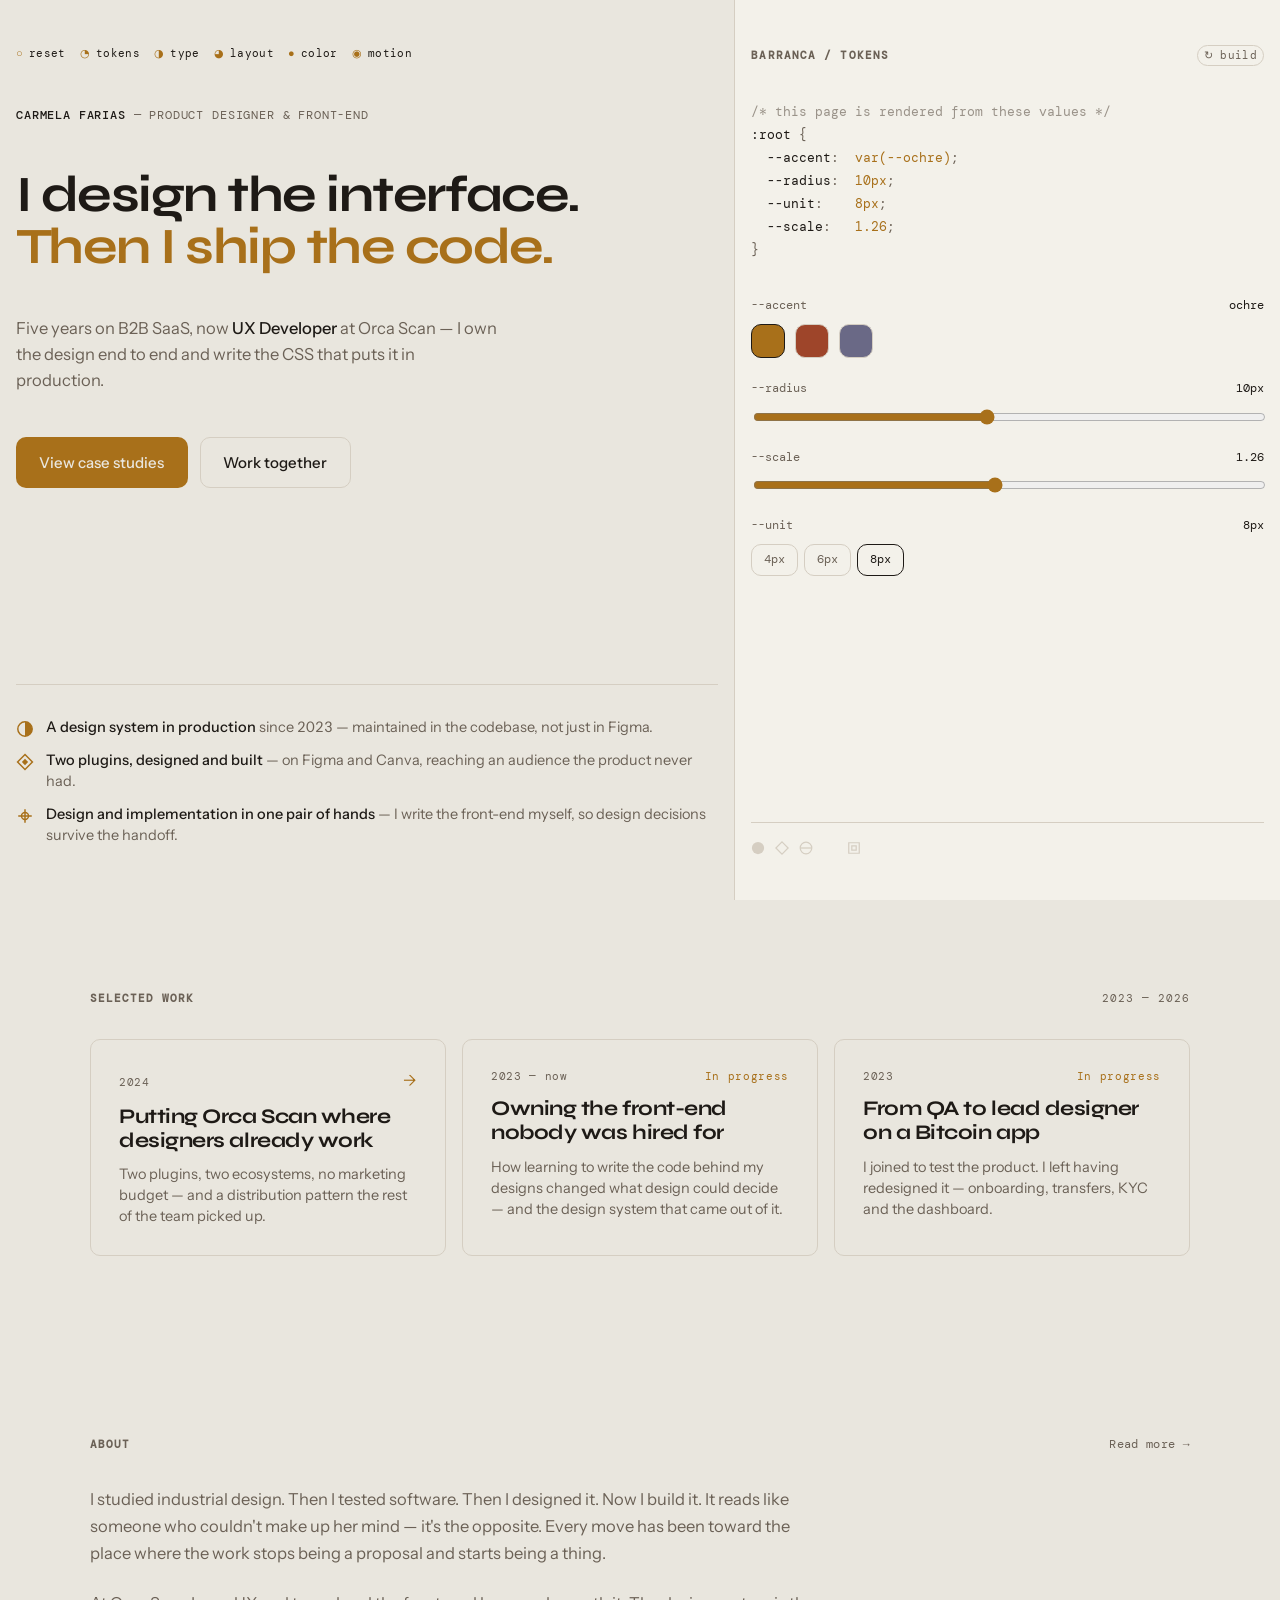
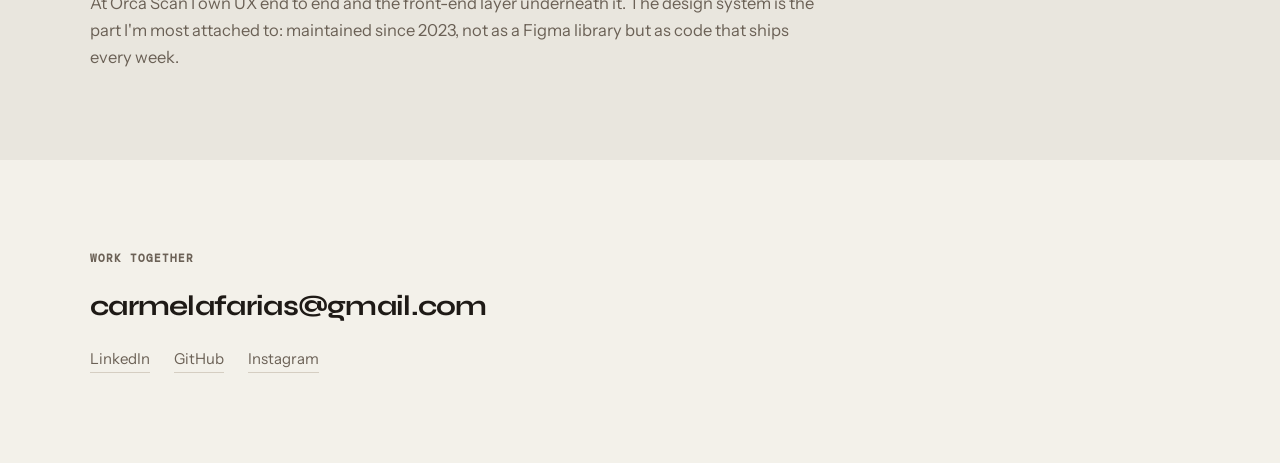
<file: index.html>
<!doctype html>
<html lang="en">
<head>
<meta charset="utf-8">
<meta name="viewport" content="width=device-width, initial-scale=1, viewport-fit=cover">
<title>Carmela Farias — Product Designer &amp; front-end</title>
<meta name="description" content="Product Designer and front-end developer. I own the design end to end and write the CSS that puts it in production.">

<link rel="preconnect" href="https://fonts.googleapis.com">
<link rel="preconnect" href="https://fonts.gstatic.com" crossorigin>
<link rel="stylesheet" href="https://fonts.googleapis.com/css2?family=Syne:wght@600;700;800&family=Instrument+Sans:ital,wght@0,400;0,500;0,600;1,400&family=DM+Mono:wght@400;500&display=swap">

<!-- cascade order, declared once -->
<style>@layer reset, tokens, type, layout, color, motion;</style>

<!-- one stylesheet per layer, in order. js/system.js toggles these. -->
<link rel="stylesheet" href="css/reset.css"  data-layer="reset">
<link rel="stylesheet" href="css/tokens.css" data-layer="tokens">
<link rel="stylesheet" href="css/type.css"   data-layer="type">
<link rel="stylesheet" href="css/layout.css" data-layer="layout">
<link rel="stylesheet" href="css/color.css"  data-layer="color">
<link rel="stylesheet" href="css/motion.css" data-layer="motion">
</head>

<body>
<main>

<div class="split">

  <!-- ===================== the rendered page ===================== -->
  <section class="stage">

    <p class="layers" aria-hidden="true">
      <span class="layer"><span class="moon">○</span>reset</span>
      <span class="layer"><span class="moon">◔</span>tokens</span>
      <span class="layer"><span class="moon">◑</span>type</span>
      <span class="layer"><span class="moon">◕</span>layout</span>
      <span class="layer"><span class="moon">●</span>color</span>
      <span class="layer"><span class="moon">◉</span>motion</span>
    </p>

    <p class="sig"><b>Carmela Farias</b> — Product Designer &amp; front-end</p>

    <h1>I design the interface.<span class="ship">Then I ship the code.</span></h1>

    <p class="lede">
      Five years on B2B SaaS, now <strong>UX Developer</strong> at Orca Scan —
      I own the design end to end and write the CSS that puts it in production.
    </p>

    <div class="ctas">
      <a class="btn btn-solid" href="#work">View case studies</a>
      <a class="btn btn-ghost" href="#contact">Work together</a>
    </div>

    <div class="marks">
      <div class="mark">
        <svg viewBox="0 0 16 16" fill="none" stroke="currentColor" stroke-width="1.3" aria-hidden="true">
          <circle cx="8" cy="8" r="6.4"/>
          <path d="M8 1.6a6.4 6.4 0 0 1 0 12.8z" fill="currentColor" stroke="none"/>
        </svg>
        <p><b>A design system in production</b> since 2023 — maintained in the codebase, not just in Figma.</p>
      </div>
      <div class="mark">
        <svg viewBox="0 0 16 16" fill="none" stroke="currentColor" stroke-width="1.3" aria-hidden="true">
          <path d="M8 1.4 14.6 8 8 14.6 1.4 8z"/>
          <path d="M8 5.2 10.8 8 8 10.8 5.2 8z" fill="currentColor" stroke="none"/>
        </svg>
        <p><b>Two plugins, designed and built</b> — on Figma and Canva, reaching an audience the product never had.</p>
      </div>
      <div class="mark">
        <svg viewBox="0 0 16 16" fill="none" stroke="currentColor" stroke-width="1.3" aria-hidden="true">
          <path d="M2 8h12M8 2v12"/><circle cx="8" cy="8" r="3.1"/>
        </svg>
        <p><b>Design and implementation in one pair of hands</b> — I write the front-end myself, so design decisions survive the handoff.</p>
      </div>
    </div>
  </section>

  <!-- ===================== the token source ===================== -->
  <aside class="tokens">

    <div class="tk-head">
      <h2 class="tk-title">barranca / tokens</h2>
      <button class="replay" id="replay" type="button">↻ build</button>
    </div>

    <pre class="code"><span class="c">/* this page is rendered from these values */</span>
<span class="k">:root</span> {
  <span class="k">--accent</span>:  <span class="v" id="o-accent">var(--ochre)</span>;
  <span class="k">--radius</span>:  <span class="v" id="o-radius">10px</span>;
  <span class="k">--unit</span>:    <span class="v" id="o-unit">8px</span>;
  <span class="k">--scale</span>:   <span class="v" id="o-scale">1.26</span>;
}</pre>

    <div class="ctl">
      <div class="ctl-l"><span>--accent</span><output id="n-accent">ochre</output></div>
      <div class="swatches" role="group" aria-label="Accent colour">
        <button class="sw sw-ochre" type="button" data-accent="ochre" aria-pressed="true"  title="Ochre"></button>
        <button class="sw sw-clay"  type="button" data-accent="clay"  aria-pressed="false" title="Clay"></button>
        <button class="sw sw-lunar" type="button" data-accent="lunar" aria-pressed="false" title="Lunar"></button>
      </div>
    </div>

    <div class="ctl">
      <div class="ctl-l"><label for="r-radius">--radius</label><output id="n-radius">10px</output></div>
      <input type="range" id="r-radius" min="0" max="22" step="1" value="10">
    </div>

    <div class="ctl">
      <div class="ctl-l"><label for="r-scale">--scale</label><output id="n-scale">1.26</output></div>
      <input type="range" id="r-scale" min="1.10" max="1.44" step="0.02" value="1.26">
    </div>

    <div class="ctl">
      <div class="ctl-l"><span>--unit</span><output id="n-unit">8px</output></div>
      <div class="seg" role="group" aria-label="Spacing unit">
        <button type="button" data-unit="4" aria-pressed="false">4px</button>
        <button type="button" data-unit="6" aria-pressed="false">6px</button>
        <button type="button" data-unit="8" aria-pressed="true">8px</button>
      </div>
    </div>

    <p class="stamp-row" aria-hidden="true">
      <svg viewBox="0 0 16 16" fill="currentColor"><circle cx="8" cy="8" r="7"/></svg>
      <svg viewBox="0 0 16 16" fill="none" stroke="currentColor" stroke-width="1.4"><path d="M8 1 15 8l-7 7-7-7z"/></svg>
      <svg viewBox="0 0 16 16" fill="none" stroke="currentColor" stroke-width="1.4"><circle cx="8" cy="8" r="6.6"/><path d="M1.4 8h13.2"/></svg>
      <svg viewBox="0 0 16 16" fill="currentColor"><path d="M8 1a7 7 0 0 1 0 14 5 5 0 0 0 0-14z"/></svg>
      <svg viewBox="0 0 16 16" fill="none" stroke="currentColor" stroke-width="1.4"><path d="M2 2h12v12H2z"/><path d="M5.5 5.5h5v5h-5z"/></svg>
    </p>
  </aside>

</div>

<!-- ===================== work ===================== -->
<section class="band" id="work">
  <div class="wrap">
    <div class="sec-head">
      <h2 class="sec-h">Selected work</h2>
      <p class="sec-h">2023 — 2026</p>
    </div>

    <div class="cards">

      <a class="card" href="work/plugins.html">
        <div class="card-top">
          <span class="card-year">2024</span>
          <span class="card-go" aria-hidden="true">→</span>
        </div>
        <h3 class="card-title">Putting Orca Scan where designers already work</h3>
        <p class="card-dek">Two plugins, two ecosystems, no marketing budget — and a distribution
          pattern the rest of the team picked up.</p>
      </a>

      <div class="card">
        <div class="card-top">
          <span class="card-year">2023 — now</span>
          <span class="card-soon">In progress</span>
        </div>
        <h3 class="card-title">Owning the front-end nobody was hired for</h3>
        <p class="card-dek">How learning to write the code behind my designs changed what design
          could decide — and the design system that came out of it.</p>
      </div>

      <div class="card">
        <div class="card-top">
          <span class="card-year">2023</span>
          <span class="card-soon">In progress</span>
        </div>
        <h3 class="card-title">From QA to lead designer on a Bitcoin app</h3>
        <p class="card-dek">I joined to test the product. I left having redesigned it — onboarding,
          transfers, KYC and the dashboard.</p>
      </div>

    </div>
  </div>
</section>

<!-- ===================== about ===================== -->
<section class="band" id="about">
  <div class="wrap">
    <div class="sec-head">
      <h2 class="sec-h">About</h2>
      <a class="back" href="about.html">Read more →</a>
    </div>
    <div class="prose">
      <p>I studied industrial design. Then I tested software. Then I designed it. Now I build it.
        It reads like someone who couldn't make up her mind — it's the opposite. Every move has
        been toward the place where the work stops being a proposal and starts being a thing.</p>
      <p>At Orca Scan I own UX end to end and the front-end layer underneath it. The design system
        is the part I'm most attached to: maintained since 2023, not as a Figma library but as
        code that ships every week.</p>
    </div>
  </div>
</section>

<!-- ===================== contact ===================== -->
<section class="band band-surface" id="contact">
  <div class="wrap contact-inner">
    <h2 class="sec-h">Work together</h2>
    <a class="contact-mail" href="mailto:carmelafarias@gmail.com">carmelafarias@gmail.com</a>
    <p class="contact-links">
      <a href="https://www.linkedin.com/in/carmela-farias/" target="_blank" rel="noopener">LinkedIn</a>
      <a href="https://github.com/carmela-farias" target="_blank" rel="noopener">GitHub</a>
      <a href="https://www.instagram.com/carmelafarias" target="_blank" rel="noopener">Instagram</a>
    </p>
  </div>
</section>

</main>

<script src="js/system.js"></script>
</body>
</html>
</file>
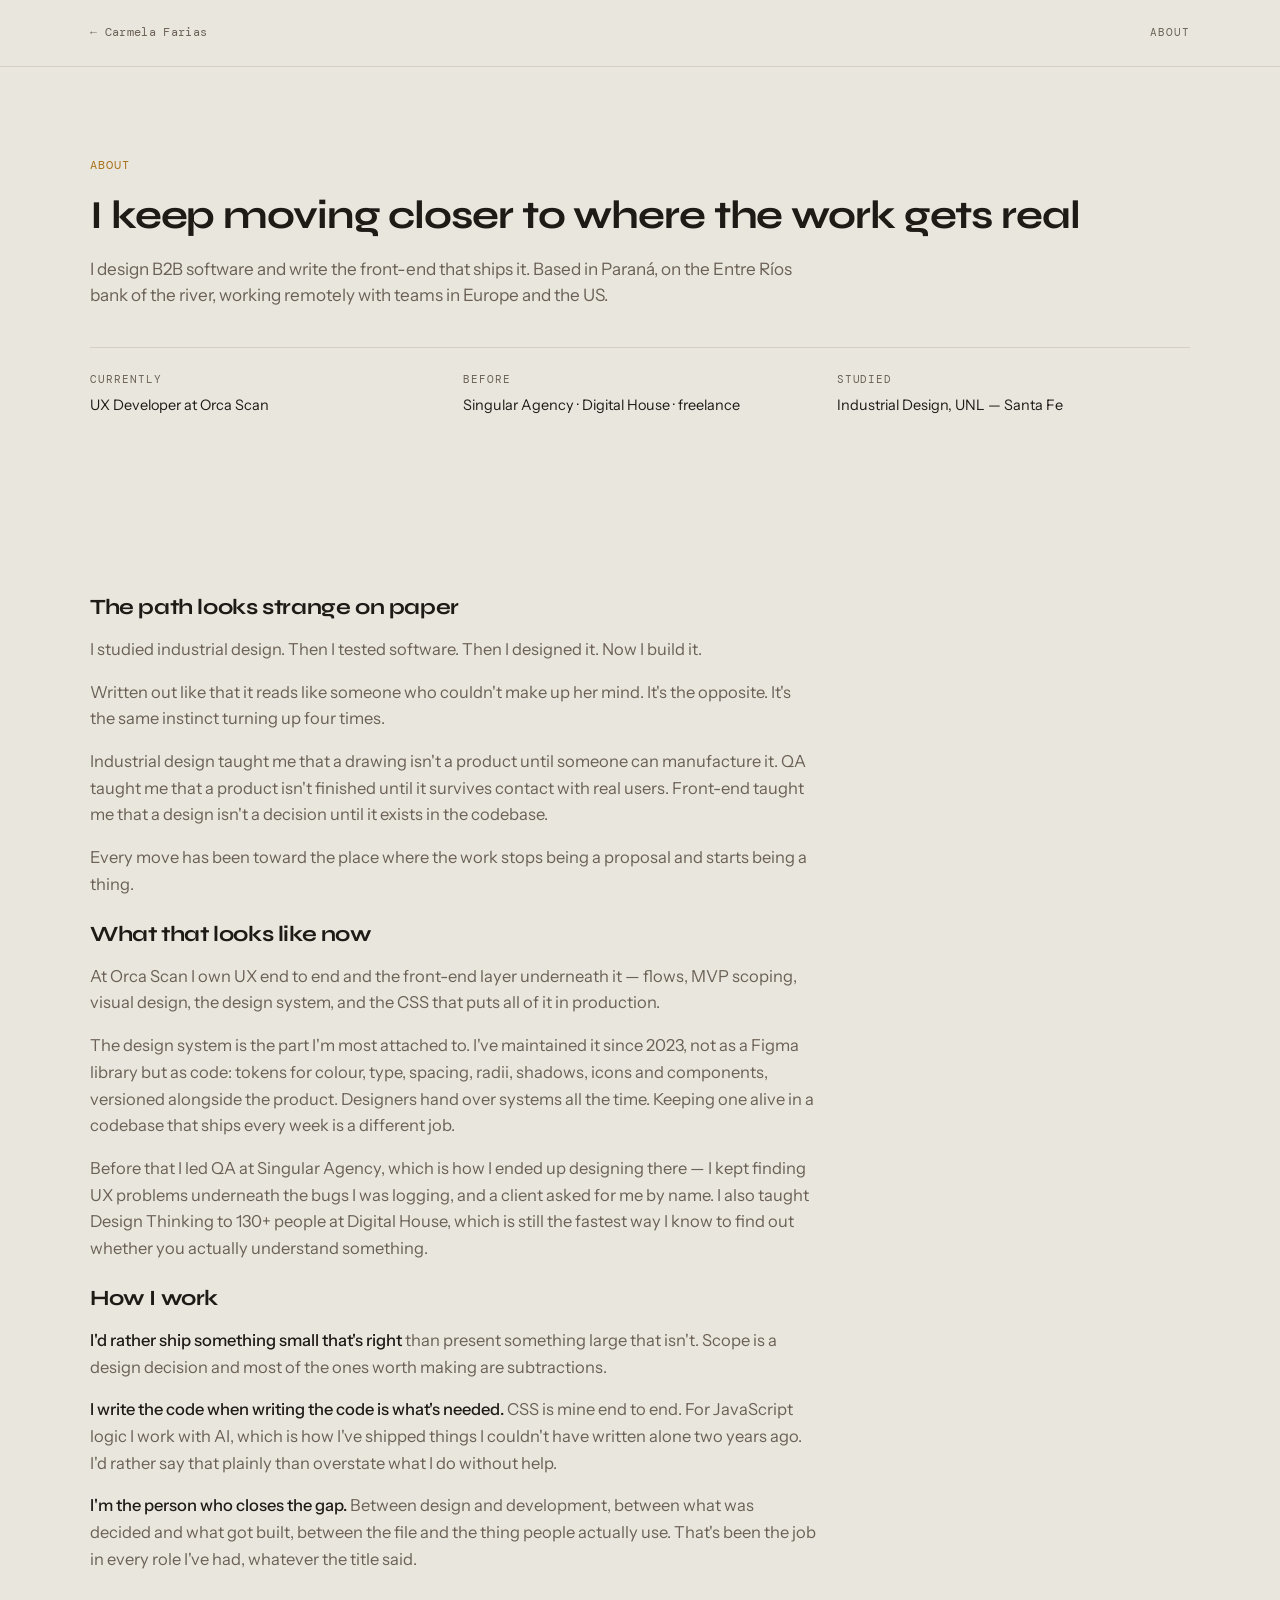
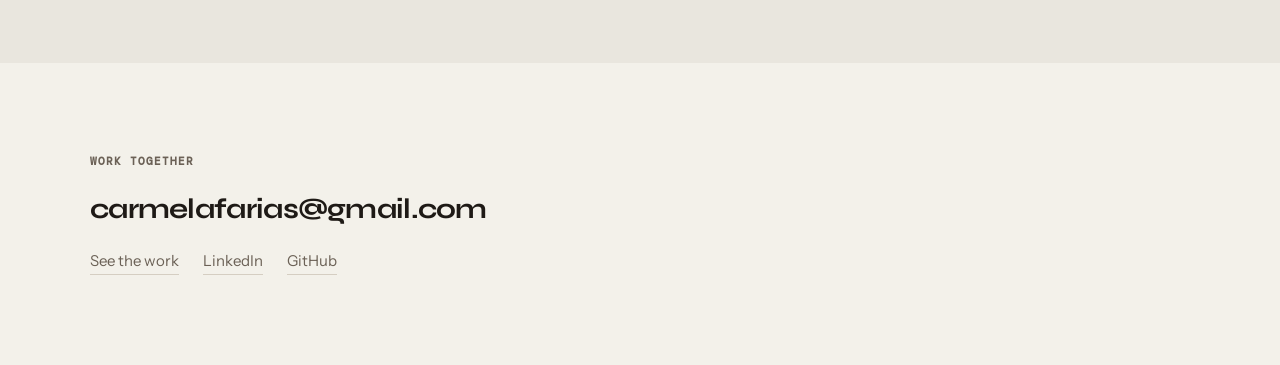
<file: about.html>
<!doctype html>
<html lang="en">
<head>
<meta charset="utf-8">
<meta name="viewport" content="width=device-width, initial-scale=1, viewport-fit=cover">
<title>About — Carmela Farias</title>
<meta name="description" content="Industrial design, then QA, then UX, now front-end. The same instinct showing up four times: moving closer to where the work gets real.">

<link rel="preconnect" href="https://fonts.googleapis.com">
<link rel="preconnect" href="https://fonts.gstatic.com" crossorigin>
<link rel="stylesheet" href="https://fonts.googleapis.com/css2?family=Syne:wght@600;700;800&family=Instrument+Sans:ital,wght@0,400;0,500;0,600;1,400&family=DM+Mono:wght@400;500&display=swap">

<style>@layer reset, tokens, type, layout, color, motion;</style>

<link rel="stylesheet" href="css/reset.css"  data-layer="reset">
<link rel="stylesheet" href="css/tokens.css" data-layer="tokens">
<link rel="stylesheet" href="css/type.css"   data-layer="type">
<link rel="stylesheet" href="css/layout.css" data-layer="layout">
<link rel="stylesheet" href="css/color.css"  data-layer="color">
<link rel="stylesheet" href="css/motion.css" data-layer="motion">
</head>

<body>

<nav class="topbar">
  <div class="wrap">
    <a class="back" href="index.html">← Carmela Farias</a>
    <span class="sec-h">About</span>
  </div>
</nav>

<main>

  <header class="band">
    <div class="wrap">
      <div class="case-head">
        <p class="eyebrow">About</p>
        <h1 class="case-title">I keep moving closer to where the work gets real</h1>
        <p class="dek measure">I design B2B software and write the front-end that ships it. Based in
          Paraná, on the Entre Ríos bank of the river, working remotely with teams in Europe and
          the US.</p>
      </div>

      <dl class="meta">
        <div>
          <dt>Currently</dt>
          <dd>UX Developer at Orca Scan</dd>
        </div>
        <div>
          <dt>Before</dt>
          <dd>Singular Agency · Digital House · freelance</dd>
        </div>
        <div>
          <dt>Studied</dt>
          <dd>Industrial Design, UNL — Santa Fe</dd>
        </div>
      </dl>
    </div>
  </header>

  <div class="band">
    <div class="wrap">
      <div class="prose">

        <section>
          <h2>The path looks strange on paper</h2>
          <p>I studied industrial design. Then I tested software. Then I designed it. Now I build
            it.</p>
          <p>Written out like that it reads like someone who couldn't make up her mind. It's the
            opposite. It's the same instinct turning up four times.</p>
          <p>Industrial design taught me that a drawing isn't a product until someone can
            manufacture it. QA taught me that a product isn't finished until it survives contact
            with real users. Front-end taught me that a design isn't a decision until it exists in
            the codebase.</p>
          <p>Every move has been toward the place where the work stops being a proposal and starts
            being a thing.</p>
        </section>

        <section>
          <h2>What that looks like now</h2>
          <p>At Orca Scan I own UX end to end and the front-end layer underneath it — flows, MVP
            scoping, visual design, the design system, and the CSS that puts all of it in
            production.</p>
          <p>The design system is the part I'm most attached to. I've maintained it since 2023, not
            as a Figma library but as code: tokens for colour, type, spacing, radii, shadows, icons
            and components, versioned alongside the product. Designers hand over systems all the
            time. Keeping one alive in a codebase that ships every week is a different job.</p>
          <p>Before that I led QA at Singular Agency, which is how I ended up designing there — I
            kept finding UX problems underneath the bugs I was logging, and a client asked for me by
            name. I also taught Design Thinking to 130+ people at Digital House, which is still the
            fastest way I know to find out whether you actually understand something.</p>
        </section>

        <section>
          <h2>How I work</h2>
          <p><strong>I'd rather ship something small that's right</strong> than present something
            large that isn't. Scope is a design decision and most of the ones worth making are
            subtractions.</p>
          <p><strong>I write the code when writing the code is what's needed.</strong> CSS is mine
            end to end. For JavaScript logic I work with AI, which is how I've shipped things I
            couldn't have written alone two years ago. I'd rather say that plainly than overstate
            what I do without help.</p>
          <p><strong>I'm the person who closes the gap.</strong> Between design and development,
            between what was decided and what got built, between the file and the thing people
            actually use. That's been the job in every role I've had, whatever the title said.</p>
        </section>

      </div>
    </div>
  </div>

  <div class="band band-surface">
    <div class="wrap contact-inner">
      <h2 class="sec-h">Work together</h2>
      <a class="contact-mail" href="mailto:carmelafarias@gmail.com">carmelafarias@gmail.com</a>
      <p class="contact-links">
        <a href="index.html#work">See the work</a>
        <a href="https://www.linkedin.com/in/carmela-farias/" target="_blank" rel="noopener">LinkedIn</a>
        <a href="https://github.com/carmela-farias" target="_blank" rel="noopener">GitHub</a>
      </p>
    </div>
  </div>

</main>

</body>
</html>
</file>
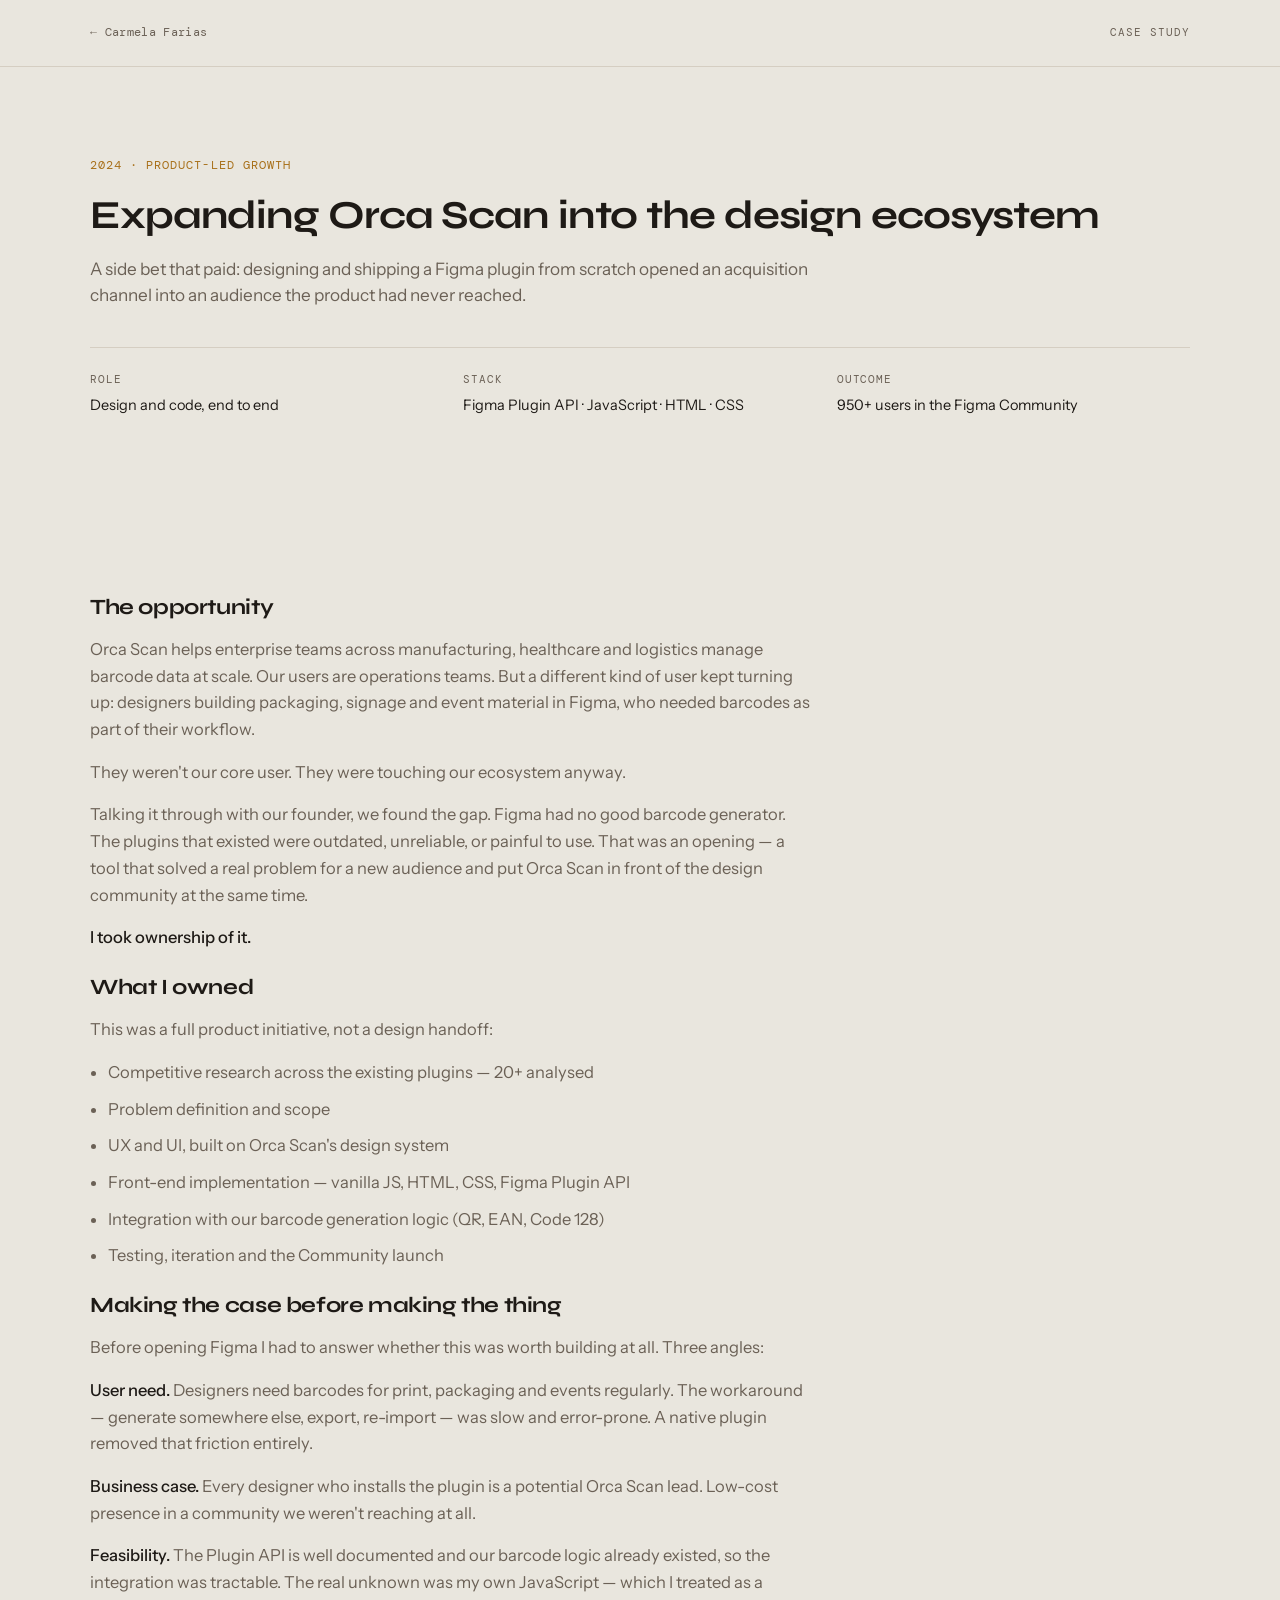
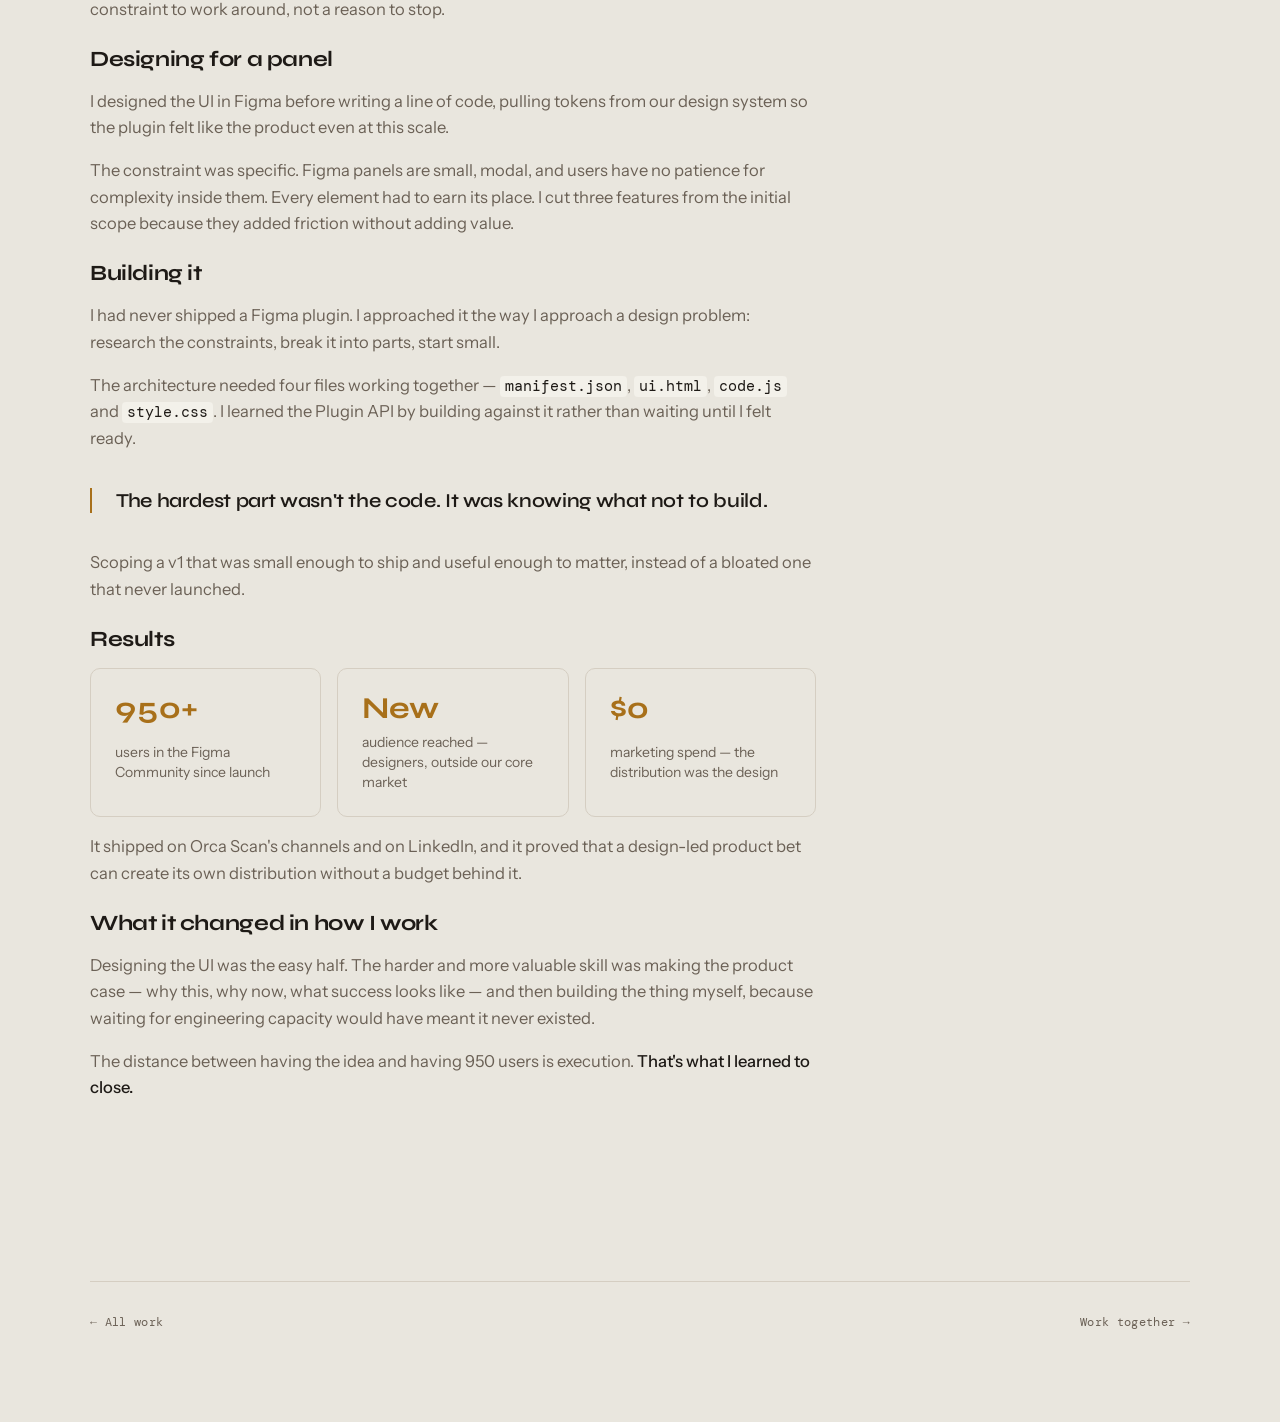
<file: work/figma-plugin.html>
<!doctype html>
<html lang="en">
<head>
<meta charset="utf-8">
<meta name="viewport" content="width=device-width, initial-scale=1, viewport-fit=cover">
<title>Expanding Orca Scan into the design ecosystem — Carmela Farias</title>
<meta name="description" content="A product-led growth initiative: designing and shipping a Figma plugin from scratch, to 950+ users in the Figma Community.">

<link rel="preconnect" href="https://fonts.googleapis.com">
<link rel="preconnect" href="https://fonts.gstatic.com" crossorigin>
<link rel="stylesheet" href="https://fonts.googleapis.com/css2?family=Syne:wght@600;700;800&family=Instrument+Sans:ital,wght@0,400;0,500;0,600;1,400&family=DM+Mono:wght@400;500&display=swap">

<style>@layer reset, tokens, type, layout, color, motion;</style>

<link rel="stylesheet" href="../css/reset.css"  data-layer="reset">
<link rel="stylesheet" href="../css/tokens.css" data-layer="tokens">
<link rel="stylesheet" href="../css/type.css"   data-layer="type">
<link rel="stylesheet" href="../css/layout.css" data-layer="layout">
<link rel="stylesheet" href="../css/color.css"  data-layer="color">
<link rel="stylesheet" href="../css/motion.css" data-layer="motion">
</head>

<body>

<nav class="topbar">
  <div class="wrap">
    <a class="back" href="../index.html">← Carmela Farias</a>
    <span class="sec-h">Case study</span>
  </div>
</nav>

<main>

  <header class="band">
    <div class="wrap">
      <div class="case-head">
        <p class="eyebrow">2024 · Product-led growth</p>
        <h1 class="case-title">Expanding Orca Scan into the design ecosystem</h1>
        <p class="dek measure">A side bet that paid: designing and shipping a Figma plugin from
          scratch opened an acquisition channel into an audience the product had never reached.</p>
      </div>

      <dl class="meta">
        <div>
          <dt>Role</dt>
          <dd>Design and code, end to end</dd>
        </div>
        <div>
          <dt>Stack</dt>
          <dd>Figma Plugin API · JavaScript · HTML · CSS</dd>
        </div>
        <div>
          <dt>Outcome</dt>
          <dd>950+ users in the Figma Community</dd>
        </div>
      </dl>
    </div>
  </header>

  <div class="band">
    <div class="wrap">
      <div class="prose">

        <section>
          <h2>The opportunity</h2>
          <p>Orca Scan helps enterprise teams across manufacturing, healthcare and logistics manage
            barcode data at scale. Our users are operations teams. But a different kind of user kept
            turning up: designers building packaging, signage and event material in Figma, who needed
            barcodes as part of their workflow.</p>
          <p>They weren't our core user. They were touching our ecosystem anyway.</p>
          <p>Talking it through with our founder, we found the gap. Figma had no good barcode
            generator. The plugins that existed were outdated, unreliable, or painful to use. That was
            an opening — a tool that solved a real problem for a new audience and put Orca Scan in
            front of the design community at the same time.</p>
          <p><strong>I took ownership of it.</strong></p>
        </section>

        <section>
          <h2>What I owned</h2>
          <p>This was a full product initiative, not a design handoff:</p>
          <ul>
            <li>Competitive research across the existing plugins — 20+ analysed</li>
            <li>Problem definition and scope</li>
            <li>UX and UI, built on Orca Scan's design system</li>
            <li>Front-end implementation — vanilla JS, HTML, CSS, Figma Plugin API</li>
            <li>Integration with our barcode generation logic (QR, EAN, Code 128)</li>
            <li>Testing, iteration and the Community launch</li>
          </ul>
        </section>

        <section>
          <h2>Making the case before making the thing</h2>
          <p>Before opening Figma I had to answer whether this was worth building at all. Three angles:</p>
          <p><strong>User need.</strong> Designers need barcodes for print, packaging and events
            regularly. The workaround — generate somewhere else, export, re-import — was slow and
            error-prone. A native plugin removed that friction entirely.</p>
          <p><strong>Business case.</strong> Every designer who installs the plugin is a potential
            Orca Scan lead. Low-cost presence in a community we weren't reaching at all.</p>
          <p><strong>Feasibility.</strong> The Plugin API is well documented and our barcode logic
            already existed, so the integration was tractable. The real unknown was my own JavaScript
            — which I treated as a constraint to work around, not a reason to stop.</p>
        </section>

        <section>
          <h2>Designing for a panel</h2>
          <p>I designed the UI in Figma before writing a line of code, pulling tokens from our design
            system so the plugin felt like the product even at this scale.</p>
          <p>The constraint was specific. Figma panels are small, modal, and users have no patience
            for complexity inside them. Every element had to earn its place. I cut three features from
            the initial scope because they added friction without adding value.</p>
        </section>

        <section>
          <h2>Building it</h2>
          <p>I had never shipped a Figma plugin. I approached it the way I approach a design problem:
            research the constraints, break it into parts, start small.</p>
          <p>The architecture needed four files working together — <code>manifest.json</code>,
            <code>ui.html</code>, <code>code.js</code> and <code>style.css</code>. I learned the
            Plugin API by building against it rather than waiting until I felt ready.</p>
        </section>

        <blockquote class="pull">The hardest part wasn't the code. It was knowing what not to build.</blockquote>

        <section>
          <p>Scoping a v1 that was small enough to ship and useful enough to matter, instead of a
            bloated one that never launched.</p>
        </section>

        <section>
          <h2>Results</h2>
          <div class="results">
            <div class="result">
              <span class="result-n">950+</span>
              <span class="result-t">users in the Figma Community since launch</span>
            </div>
            <div class="result">
              <span class="result-n">New</span>
              <span class="result-t">audience reached — designers, outside our core market</span>
            </div>
            <div class="result">
              <span class="result-n">$0</span>
              <span class="result-t">marketing spend — the distribution was the design</span>
            </div>
          </div>
          <p>It shipped on Orca Scan's channels and on LinkedIn, and it proved that a design-led
            product bet can create its own distribution without a budget behind it.</p>
        </section>

        <section>
          <h2>What it changed in how I work</h2>
          <p>Designing the UI was the easy half. The harder and more valuable skill was making the
            product case — why this, why now, what success looks like — and then building the thing
            myself, because waiting for engineering capacity would have meant it never existed.</p>
          <p>The distance between having the idea and having 950 users is execution. <strong>That's
            what I learned to close.</strong></p>
        </section>

      </div>
    </div>
  </div>

  <div class="band">
    <div class="wrap">
      <div class="case-foot">
        <a class="back" href="../index.html#work">← All work</a>
        <a class="back" href="../index.html#contact">Work together →</a>
      </div>
    </div>
  </div>

</main>

</body>
</html>
</file>
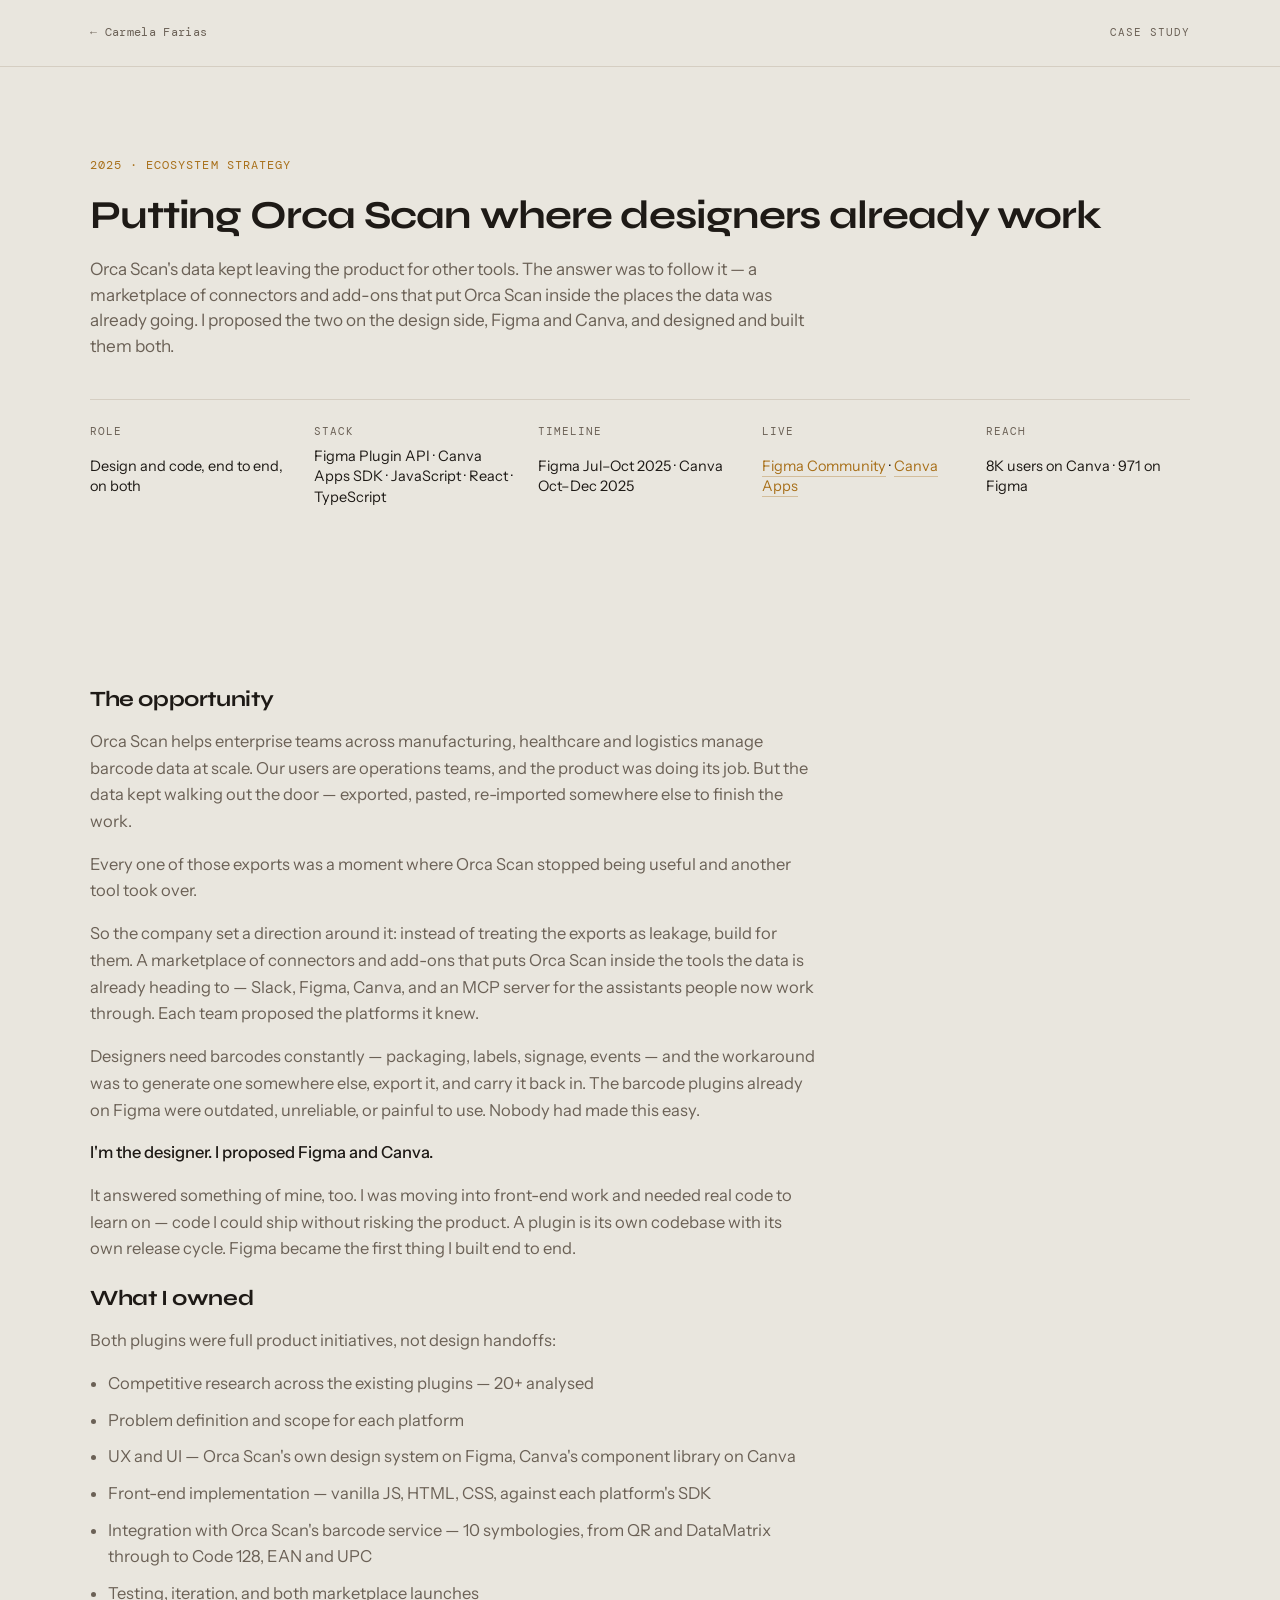
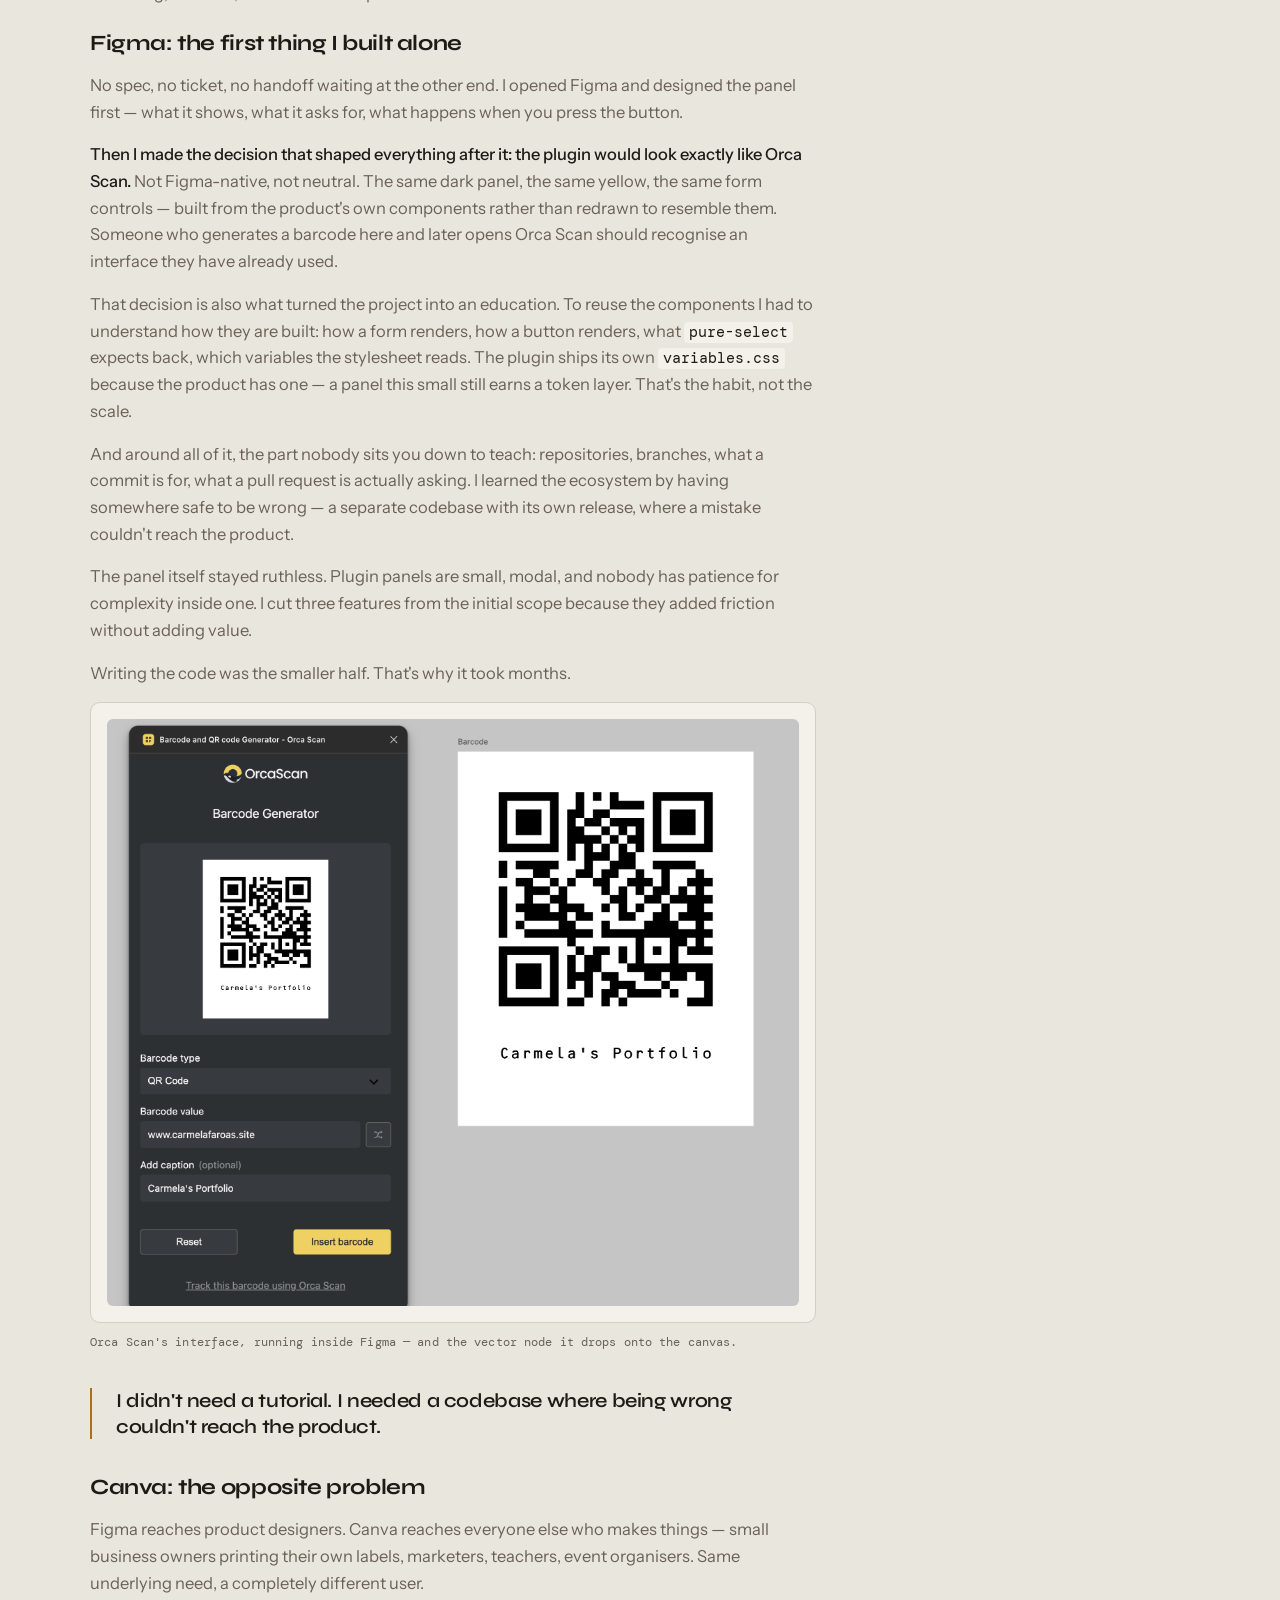
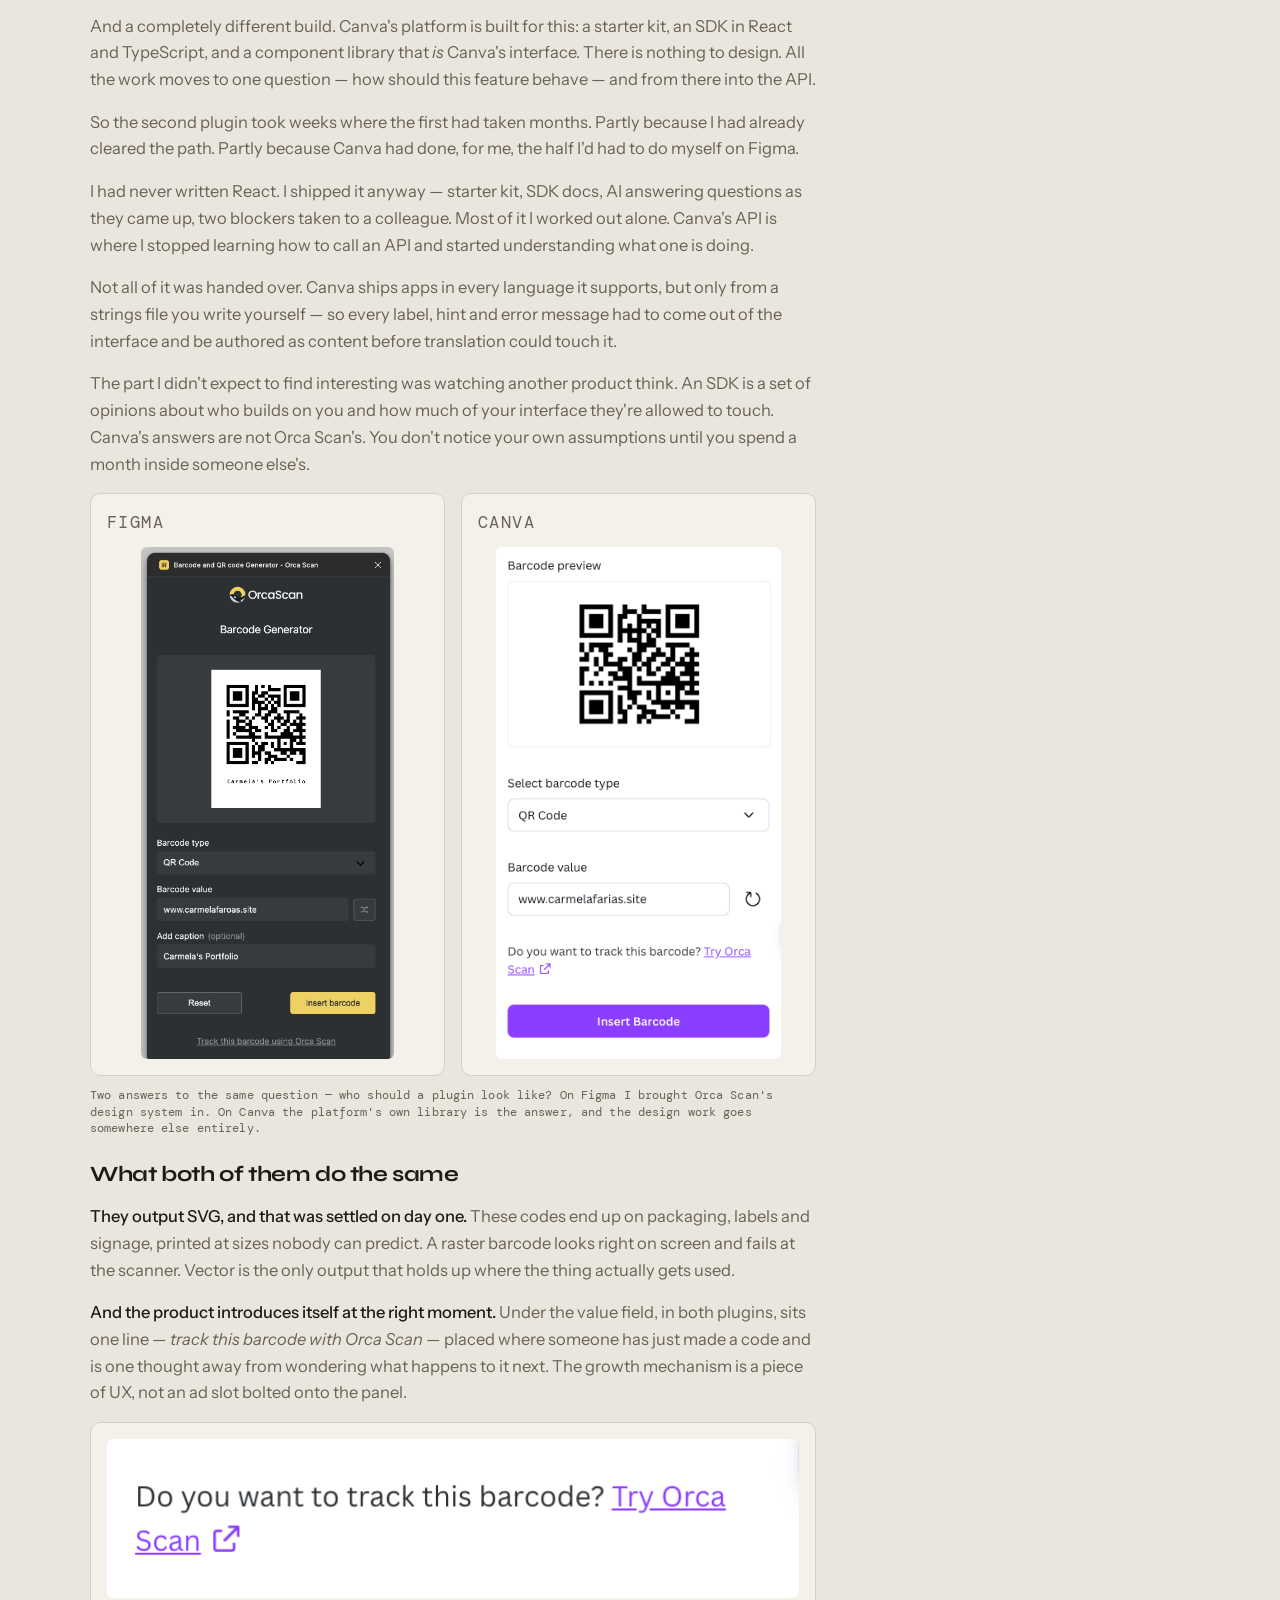
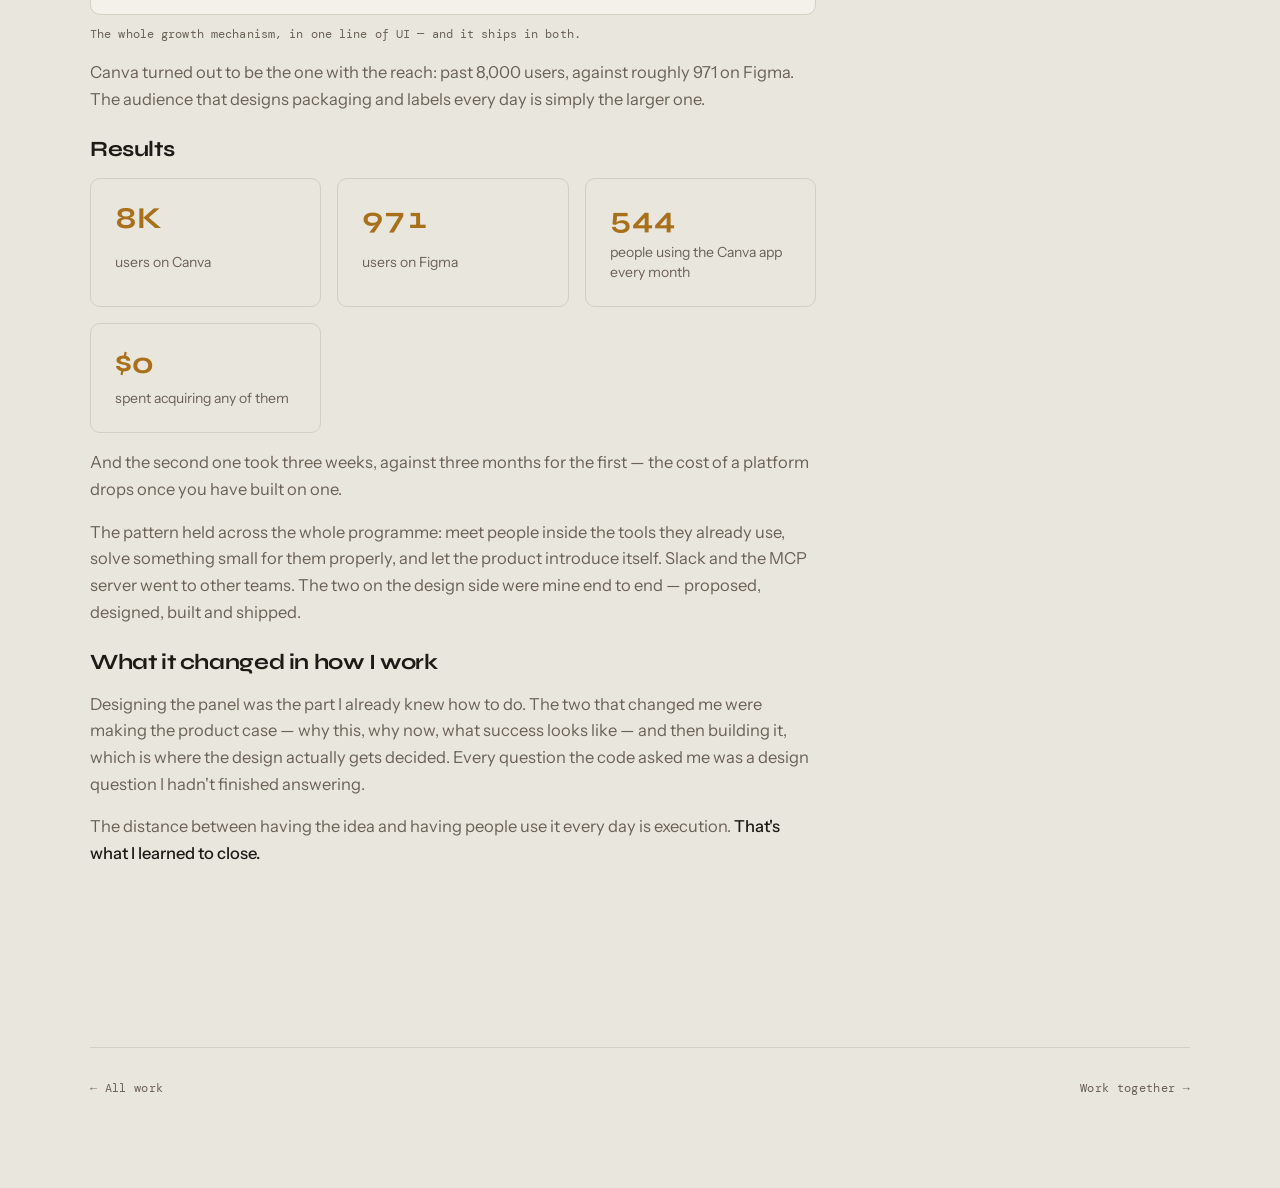
<file: work/plugins.html>
<!doctype html>
<html lang="en">
<head>
<meta charset="utf-8">
<meta name="viewport" content="width=device-width, initial-scale=1, viewport-fit=cover">
<title>Putting Orca Scan where designers already work — Carmela Farias</title>
<meta name="description" content="Two plugins, two ecosystems, no marketing budget: how a barcode generator for Figma and Canva opened a distribution channel for a B2B SaaS platform.">

<link rel="preconnect" href="https://fonts.googleapis.com">
<link rel="preconnect" href="https://fonts.gstatic.com" crossorigin>
<link rel="stylesheet" href="https://fonts.googleapis.com/css2?family=Syne:wght@600;700;800&family=Instrument+Sans:ital,wght@0,400;0,500;0,600;1,400&family=DM+Mono:wght@400;500&display=swap">

<style>@layer reset, tokens, type, layout, color, motion;</style>

<link rel="stylesheet" href="../css/reset.css"  data-layer="reset">
<link rel="stylesheet" href="../css/tokens.css" data-layer="tokens">
<link rel="stylesheet" href="../css/type.css"   data-layer="type">
<link rel="stylesheet" href="../css/layout.css" data-layer="layout">
<link rel="stylesheet" href="../css/color.css"  data-layer="color">
<link rel="stylesheet" href="../css/motion.css" data-layer="motion">
</head>

<body>

<nav class="topbar">
  <div class="wrap">
    <a class="back" href="../index.html">← Carmela Farias</a>
    <span class="sec-h">Case study</span>
  </div>
</nav>

<main>

  <header class="band">
    <div class="wrap">
      <div class="case-head">
        <p class="eyebrow">2025 · Ecosystem strategy</p>
        <h1 class="case-title">Putting Orca Scan where designers already work</h1>
        <p class="dek measure">Orca Scan's data kept leaving the product for other tools. The answer
          was to follow it — a marketplace of connectors and add-ons that put Orca Scan inside the
          places the data was already going. I proposed the two on the design side, Figma and Canva,
          and designed and built them both.</p>
      </div>

      <dl class="meta">
        <div>
          <dt>Role</dt>
          <dd>Design and code, end to end, on both</dd>
        </div>
        <div>
          <dt>Stack</dt>
          <dd>Figma Plugin API · Canva Apps SDK · JavaScript · React · TypeScript</dd>
        </div>
        <div>
          <dt>Timeline</dt>
          <dd>Figma Jul–Oct 2025 · Canva Oct–Dec 2025</dd>
        </div>
        <div>
          <dt>Live</dt>
          <dd><a href="https://www.figma.com/community/plugin/1521873019299435632"
                 target="_blank" rel="noopener">Figma Community</a>
            · <a href="https://www.canva.com/apps/AAG12MtD9ko/barcodes-by-orca"
                 target="_blank" rel="noopener">Canva Apps</a></dd>
        </div>
        <div>
          <dt>Reach</dt>
          <dd>8K users on Canva · 971 on Figma</dd>
        </div>
      </dl>
    </div>
  </header>

  <div class="band">
    <div class="wrap">
      <div class="prose">

        <section>
          <h2>The opportunity</h2>
          <p>Orca Scan helps enterprise teams across manufacturing, healthcare and logistics manage
            barcode data at scale. Our users are operations teams, and the product was doing its job.
            But the data kept walking out the door — exported, pasted, re-imported somewhere else to
            finish the work.</p>
          <p>Every one of those exports was a moment where Orca Scan stopped being useful and another
            tool took over.</p>
          <p>So the company set a direction around it: instead of treating the exports as leakage,
            build for them. A marketplace of connectors and add-ons that puts Orca Scan inside the
            tools the data is already heading to — Slack, Figma, Canva, and an MCP server for the
            assistants people now work through. Each team proposed the platforms it knew.</p>
          <p>Designers need barcodes constantly — packaging, labels, signage, events — and the
            workaround was to generate one somewhere else, export it, and carry it back in. The
            barcode plugins already on Figma were outdated, unreliable, or painful to use. Nobody
            had made this easy.</p>
          <p><strong>I'm the designer. I proposed Figma and Canva.</strong></p>
          <p>It answered something of mine, too. I was moving into front-end work and needed real
            code to learn on — code I could ship without risking the product. A plugin is its own
            codebase with its own release cycle. Figma became the first thing I built end to end.</p>
        </section>

        <section>
          <h2>What I owned</h2>
          <p>Both plugins were full product initiatives, not design handoffs:</p>
          <ul>
            <li>Competitive research across the existing plugins — 20+ analysed</li>
            <li>Problem definition and scope for each platform</li>
            <li>UX and UI — Orca Scan's own design system on Figma, Canva's component library on Canva</li>
            <li>Front-end implementation — vanilla JS, HTML, CSS, against each platform's SDK</li>
            <li>Integration with Orca Scan's barcode service — 10 symbologies, from QR and DataMatrix through to Code 128, EAN and UPC</li>
            <li>Testing, iteration, and both marketplace launches</li>
          </ul>
        </section>

        <section>
          <h2>Figma: the first thing I built alone</h2>
          <p>No spec, no ticket, no handoff waiting at the other end. I opened Figma and designed the
            panel first — what it shows, what it asks for, what happens when you press the button.</p>
          <p><strong>Then I made the decision that shaped everything after it: the plugin would look
            exactly like Orca Scan.</strong> Not Figma-native, not neutral. The same dark panel, the
            same yellow, the same form controls — built from the product's own components rather than
            redrawn to resemble them. Someone who generates a barcode here and later opens Orca Scan
            should recognise an interface they have already used.</p>
          <p>That decision is also what turned the project into an education. To reuse the components
            I had to understand how they are built: how a form renders, how a button renders, what
            <code>pure-select</code> expects back, which variables the stylesheet reads. The plugin
            ships its own <code>variables.css</code> because the product has one — a panel this small
            still earns a token layer. That's the habit, not the scale.</p>
          <p>And around all of it, the part nobody sits you down to teach: repositories, branches,
            what a commit is for, what a pull request is actually asking. I learned the ecosystem by
            having somewhere safe to be wrong — a separate codebase with its own release, where a
            mistake couldn't reach the product.</p>
          <p>The panel itself stayed ruthless. Plugin panels are small, modal, and nobody has patience
            for complexity inside one. I cut three features from the initial scope because they added
            friction without adding value.</p>
          <p>Writing the code was the smaller half. That's why it took months.</p>

          <figure class="wide">
            <div class="shot">
              <img src="../assets/plugins/figma-insert.png"
                   alt="The Figma plugin panel beside the vector barcode it just inserted on the canvas.">
            </div>
            <figcaption>Orca Scan's interface, running inside Figma — and the vector node it drops
              onto the canvas.</figcaption>
          </figure>
        </section>

        <blockquote class="pull">I didn't need a tutorial. I needed a codebase where being wrong
          couldn't reach the product.</blockquote>

        <section>
          <h2>Canva: the opposite problem</h2>
          <p>Figma reaches product designers. Canva reaches everyone else who makes things — small
            business owners printing their own labels, marketers, teachers, event organisers. Same
            underlying need, a completely different user.</p>
          <p>And a completely different build. Canva's platform is built for this: a starter kit, an
            SDK in React and TypeScript, and a component library that <em>is</em> Canva's interface.
            There is nothing to design. All the work moves to one question — how should this feature
            behave — and from there into the API.</p>
          <p>So the second plugin took weeks where the first had taken months. Partly because I had
            already cleared the path. Partly because Canva had done, for me, the half I'd had to do
            myself on Figma.</p>
          <p>I had never written React. I shipped it anyway — starter kit, SDK docs, AI answering
            questions as they came up, two blockers taken to a colleague. Most of it I worked out
            alone. Canva's API is where I stopped learning how to call an API and started
            understanding what one is doing.</p>
          <p>Not all of it was handed over. Canva ships apps in every language it supports, but
            only from a strings file you write yourself — so every label, hint and error message had
            to come out of the interface and be authored as content before translation could touch
            it.</p>
          <p>The part I didn't expect to find interesting was watching another product think. An SDK
            is a set of opinions about who builds on you and how much of your interface they're
            allowed to touch. Canva's answers are not Orca Scan's. You don't notice your own
            assumptions until you spend a month inside someone else's.</p>

          <figure class="wide">
            <div class="pair">
              <div class="shot">
                <p class="fig-label">Figma</p>
                <img src="../assets/plugins/figma-panel.png"
                     alt="The Orca Scan barcode generator panel inside Figma, using Orca Scan's own interface.">
              </div>
              <div class="shot">
                <p class="fig-label">Canva</p>
                <img src="../assets/plugins/canva-panel.png"
                     alt="The Barcodes by Orca panel inside Canva, built from Canva's own component library.">
              </div>
            </div>
            <figcaption>Two answers to the same question — who should a plugin look like? On Figma I
              brought Orca Scan's design system in. On Canva the platform's own library is the
              answer, and the design work goes somewhere else entirely.</figcaption>
          </figure>
        </section>

        <section>
          <h2>What both of them do the same</h2>
          <p><strong>They output SVG, and that was settled on day one.</strong> These codes end up on
            packaging, labels and signage, printed at sizes nobody can predict. A raster barcode looks
            right on screen and fails at the scanner. Vector is the only output that holds up where
            the thing actually gets used.</p>
          <p><strong>And the product introduces itself at the right moment.</strong> Under the value
            field, in both plugins, sits one line — <em>track this barcode with Orca Scan</em> —
            placed where someone has just made a code and is one thought away from wondering what
            happens to it next. The growth mechanism is a piece of UX, not an ad slot bolted onto the
            panel.</p>

          <figure>
            <div class="shot">
              <img src="../assets/plugins/canva-prompt.png"
                   alt="Detail of the Canva panel: a line under the value field reading
                        'Do you want to track this barcode? Try Orca Scan'.">
            </div>
            <figcaption>The whole growth mechanism, in one line of UI — and it ships in both.</figcaption>
          </figure>

          <p>Canva turned out to be the one with the reach: past 8,000 users, against roughly 971 on
            Figma. The audience that designs packaging and labels every day is simply the larger
            one.</p>
        </section>

        <section>
          <h2>Results</h2>
          <div class="results">
            <div class="result">
              <span class="result-n">8K</span>
              <span class="result-t">users on Canva</span>
            </div>
            <div class="result">
              <span class="result-n">971</span>
              <span class="result-t">users on Figma</span>
            </div>
            <div class="result">
              <span class="result-n">544</span>
              <span class="result-t">people using the Canva app every month</span>
            </div>
            <div class="result">
              <span class="result-n">$0</span>
              <span class="result-t">spent acquiring any of them</span>
            </div>
          </div>
          <p>And the second one took three weeks, against three months for the first — the cost of
            a platform drops once you have built on one.</p>
          <p>The pattern held across the whole programme: meet people inside the tools they already
            use, solve something small for them properly, and let the product introduce itself.
            Slack and the MCP server went to other teams. The two on the design side were mine end
            to end — proposed, designed, built and shipped.</p>
        </section>

        <section>
          <h2>What it changed in how I work</h2>
          <p>Designing the panel was the part I already knew how to do. The two that changed me
            were making the product case — why this, why now, what success looks like — and then
            building it, which is where the design actually gets decided. Every question the code
            asked me was a design question I hadn't finished answering.</p>
          <p>The distance between having the idea and having people use it every day is execution.
            <strong>That's what I learned to close.</strong></p>
        </section>

      </div>
    </div>
  </div>

  <div class="band">
    <div class="wrap">
      <div class="case-foot">
        <a class="back" href="../index.html#work">← All work</a>
        <a class="back" href="../index.html#contact">Work together →</a>
      </div>
    </div>
  </div>

</main>

</body>
</html>
</file>
<file: css/tokens.css>
/* ---------------------------------------------------------------
   layer: tokens
   Barranca — the design system behind this site.
   Named for the red clay bluffs over the Paraná river.

   Every value the site renders comes from here. Nothing below this
   layer declares a raw colour, radius or spacing number.
   --------------------------------------------------------------- */
@layer tokens {

  :root {
    /* --- palette: earth on warm black ------------------------- */
    --ochre:   #E0A033;   /* primary signal */
    --clay:    #C4603F;   /* secondary, warmer */
    --lunar:   #9B9AB8;   /* cool counterweight */

    /* --- ground & ink ---------------------------------------- */
    --ground:  #13110F;
    --surface: #1C1915;
    --ink:     #EFE8DC;
    --muted:   #978C7E;
    --line:    #332C24;

    /* --- role tokens ------------------------------------------ */
    --accent:  var(--ochre);

    /* --- geometry --------------------------------------------- */
    --radius:  10px;
    --unit:    8px;
    --measure: 66ch;      /* reading width for long-form */
    --page:    1100px;    /* content column */

    /* --- type scale ------------------------------------------- */
    --scale:   1.26;      /* ratio between steps */
    --step-1:  1.26;      /* scale^1 — body up   */
    --step-5:  3.18;      /* scale^5 — display   */

    /* --- families --------------------------------------------- */
    --display: "Syne", "Instrument Sans", system-ui, sans-serif;
    --body:    "Instrument Sans", system-ui, -apple-system, sans-serif;
    --mono:    "DM Mono", ui-monospace, SFMono-Regular, Menlo, monospace;

    /* --- motion ----------------------------------------------- */
    --ease:    cubic-bezier(.2, .7, .2, 1);
    --fast:    .18s;
    --slow:    .32s;

    color-scheme: dark;
  }

  /* --- light, by system preference --------------------------- */
  @media (prefers-color-scheme: light) {
    :root:not([data-theme="dark"]) {
      --ochre:   #A8701A;
      --clay:    #9E452A;
      --lunar:   #6A6986;
      --ground:  #E9E6DE;
      --surface: #F3F1EA;
      --ink:     #1E1A16;
      --muted:   #6B6156;
      --line:    #D5CEC2;
      color-scheme: light;
    }
  }

  /* --- light, explicit --------------------------------------- */
  :root[data-theme="light"] {
    --ochre:   #A8701A;
    --clay:    #9E452A;
    --lunar:   #6A6986;
    --ground:  #E9E6DE;
    --surface: #F3F1EA;
    --ink:     #1E1A16;
    --muted:   #6B6156;
    --line:    #D5CEC2;
    color-scheme: light;
  }
}
</file>
<file: css/type.css>
/* ---------------------------------------------------------------
   layer: type
   Families, scale and rhythm. No colour, no layout.
   --------------------------------------------------------------- */
@layer type {

  body {
    font-family: var(--body);
    font-size: 16px;
    line-height: 1.55;
  }

  .sig {
    font-family: var(--mono);
    font-size: 12px;
    letter-spacing: .07em;
    text-transform: uppercase;
  }
  .sig b { font-weight: 500; }

  h1 {
    font-family: var(--display);
    font-weight: 700;
    font-size: clamp(1.9rem, calc(var(--step-5) * 1rem), 4.6rem);
    line-height: 1.02;
    letter-spacing: -.03em;
    text-wrap: balance;
  }
  h1 .ship { display: block; }

  .lede {
    font-size: clamp(15px, calc(var(--step-1) * .82rem), 19px);
    line-height: 1.55;
    max-width: 44ch;
  }
  .lede strong { font-weight: 500; }

  .btn {
    font-family: var(--body);
    font-size: 15px;
    font-weight: 500;
  }

  .mark p { font-size: 14.5px; line-height: 1.45; }
  .mark p b { font-weight: 500; }

  .layer,
  .tk-title,
  .ctl-l,
  .replay,
  .seg button,
  pre.code {
    font-family: var(--mono);
  }

  .layer       { font-size: 11px;   letter-spacing: .03em; }
  .tk-title    { font-size: 11px;   letter-spacing: .1em; text-transform: uppercase; }
  .ctl-l       { font-size: 11.5px; }
  .replay      { font-size: 11px;   letter-spacing: .03em; }
  .seg button  { font-size: 11.5px; }

  pre.code {
    font-size: 12.5px;
    line-height: 1.85;
    white-space: pre;
  }

  .ctl-l output,
  .mark p { font-variant-numeric: tabular-nums; }

  /* ---- long-form & sections ---- */

  .eyebrow,
  .sec-h,
  .back,
  .meta dt {
    font-family: var(--mono);
    letter-spacing: .09em;
    text-transform: uppercase;
  }
  .eyebrow { font-size: 11.5px; }
  .sec-h   { font-size: 11px; }
  .meta dt { font-size: 10.5px; }
  .back    { font-size: 11.5px; letter-spacing: .03em; text-transform: none; }

  .case-title {
    font-family: var(--display);
    font-weight: 700;
    font-size: clamp(2rem, calc(var(--step-5) * .78rem), 3.5rem);
    line-height: 1.04;
    letter-spacing: -.028em;
    text-wrap: balance;
  }

  .dek {
    font-size: clamp(16px, calc(var(--step-1) * .85rem), 20px);
    line-height: 1.5;
  }

  .meta dd { font-size: 14.5px; line-height: 1.4; }

  .prose h2 {
    font-family: var(--display);
    font-weight: 700;
    font-size: clamp(1.3rem, calc(var(--step-1) * 1.08rem), 1.9rem);
    line-height: 1.15;
    letter-spacing: -.018em;
  }
  .prose p,
  .prose li { font-size: 16.5px; line-height: 1.62; }
  .prose strong { font-weight: 500; }
  .prose code {
    font-family: var(--mono);
    font-size: .88em;
  }

  .pull {
    font-family: var(--display);
    font-weight: 600;
    font-size: clamp(1.15rem, calc(var(--step-1) * .98rem), 1.65rem);
    line-height: 1.3;
    letter-spacing: -.018em;
  }

  .result-n {
    font-family: var(--display);
    font-weight: 700;
    font-size: 1.9rem;
    line-height: 1;
    font-variant-numeric: tabular-nums;
  }
  .result-t { font-size: 14px; line-height: 1.4; }

  .card-title {
    font-family: var(--display);
    font-weight: 700;
    font-size: 1.3rem;
    line-height: 1.14;
    letter-spacing: -.022em;
  }
  .card-dek  { font-size: 14.5px; line-height: 1.45; }
  .card-year { font-family: var(--mono); font-size: 11px; letter-spacing: .06em; }
  .card-soon { font-family: var(--mono); font-size: 11px; letter-spacing: .06em; }

  .contact-mail {
    font-family: var(--display);
    font-weight: 700;
    font-size: clamp(1.4rem, calc(var(--step-1) * 1.4rem), 2.6rem);
    line-height: 1.1;
    letter-spacing: -.025em;
    word-break: break-word;
  }
  .contact-links { font-size: 15px; }

  figcaption {
    font-family: var(--mono);
    font-size: 11.5px;
    line-height: 1.45;
    letter-spacing: .01em;
  }
  .fig-label {
    font-family: var(--mono);
    font-size: 10.5px;
    letter-spacing: .09em;
    text-transform: uppercase;
  }
}
</file>
<file: css/layout.css>
/* ---------------------------------------------------------------
   layer: layout
   Structure and spacing. Every gap is a multiple of --unit.
   --------------------------------------------------------------- */
@layer layout {

  html, body { min-height: 100%; }

  .split {
    display: grid;
    grid-template-columns: minmax(0, 1.35fr) minmax(0, 1fr);
    min-height: 100vh;
  }
  @media (max-width: 900px) {
    .split { grid-template-columns: 1fr; min-height: 0; }
  }

  /* ---- left: the rendered page ---- */
  .stage {
    display: flex;
    flex-direction: column;
    gap: clamp(26px, 4vw, 44px);
    padding-inline: max(16px, env(safe-area-inset-left, 0px))
                    max(16px, env(safe-area-inset-right, 0px));
    padding-block: clamp(28px, 5vh, 56px) clamp(32px, 6vh, 64px);
  }

  .layers {
    display: flex;
    flex-wrap: wrap;
    gap: calc(var(--unit) * .5) calc(var(--unit) * 1.75);
    align-items: center;
  }
  .layer { display: inline-flex; align-items: center; gap: 6px; }

  .ctas {
    display: flex;
    flex-wrap: wrap;
    gap: calc(var(--unit) * 1.5);
  }
  .btn {
    display: inline-block;
    padding: calc(var(--unit) * 1.6) calc(var(--unit) * 2.8);
  }

  .marks {
    display: grid;
    gap: calc(var(--unit) * 1.5);
    margin-top: auto;
    padding-top: clamp(20px, 3vw, 32px);
  }
  .mark {
    display: grid;
    grid-template-columns: 18px 1fr;
    gap: calc(var(--unit) * 1.5);
    align-items: start;
  }
  .mark svg { width: 18px; height: 18px; margin-top: 3px; }

  /* ---- right: the token source ---- */
  .tokens {
    display: flex;
    flex-direction: column;
    gap: calc(var(--unit) * 2.75);
    min-width: 0;
    padding-inline: max(16px, env(safe-area-inset-left, 0px))
                    max(16px, env(safe-area-inset-right, 0px));
    padding-block: clamp(28px, 5vh, 56px);
  }

  .tk-head {
    display: flex;
    align-items: baseline;
    justify-content: space-between;
    gap: calc(var(--unit) * 1.5);
    flex-wrap: wrap;
  }

  pre.code { overflow-x: auto; }

  .ctl { display: grid; gap: calc(var(--unit) * 1.125); }
  .ctl-l {
    display: flex;
    justify-content: space-between;
    align-items: baseline;
    gap: calc(var(--unit) * 1.25);
  }

  .swatches { display: flex; gap: calc(var(--unit) * 1.25); }
  .sw { width: 34px; height: 34px; padding: 0; }

  .seg { display: flex; gap: calc(var(--unit) * .75); }
  .seg button { padding: calc(var(--unit) * .75) calc(var(--unit) * 1.5); }

  input[type="range"] { width: 100%; }

  .stamp-row {
    display: flex;
    gap: calc(var(--unit) * 1.25);
    align-items: center;
    margin-top: auto;
    padding-top: calc(var(--unit) * 2.25);
  }
  .stamp-row svg { width: 14px; height: 14px; }

  /* ---- shared page shell ---- */

  .band {
    padding-inline: max(16px, env(safe-area-inset-left, 0px))
                    max(16px, env(safe-area-inset-right, 0px));
    padding-block: clamp(56px, 10vh, 104px);
  }
  .wrap { max-width: var(--page); margin-inline: auto; }
  .measure { max-width: var(--measure); }

  .topbar {
    display: flex;
    align-items: center;
    justify-content: space-between;
    gap: calc(var(--unit) * 2);
    flex-wrap: wrap;
    padding-inline: max(16px, env(safe-area-inset-left, 0px))
                    max(16px, env(safe-area-inset-right, 0px));
    padding-block: calc(var(--unit) * 3);
  }
  .topbar .wrap {
    display: flex;
    align-items: center;
    justify-content: space-between;
    gap: calc(var(--unit) * 2);
    flex-wrap: wrap;
    width: 100%;
  }

  /* ---- case study ---- */

  .case-head { display: grid; gap: calc(var(--unit) * 2.5); }

  .meta {
    display: grid;
    grid-template-columns: repeat(auto-fit, minmax(160px, 1fr));
    gap: calc(var(--unit) * 2.5);
    margin-top: calc(var(--unit) * 5);
    padding-top: calc(var(--unit) * 3);
  }
  .meta div { display: grid; gap: calc(var(--unit) * .75); }
  .meta dd { margin: 0; }

  .prose {
    display: grid;
    gap: calc(var(--unit) * 3);
    max-width: var(--measure);
  }
  .prose section { display: grid; gap: calc(var(--unit) * 2); }
  .prose ul { display: grid; gap: calc(var(--unit) * 1.25); padding-left: 1.15em; }
  .prose code { padding: 1px 5px; border-radius: 4px; }

  .pull {
    max-width: var(--measure);
    padding-left: calc(var(--unit) * 3);
    margin-block: calc(var(--unit) * 1.5);
  }

  .results {
    display: grid;
    grid-template-columns: repeat(auto-fit, minmax(190px, 1fr));
    gap: calc(var(--unit) * 2);
  }
  .result {
    display: grid;
    gap: calc(var(--unit) * 1.25);
    padding: calc(var(--unit) * 3);
  }

  .case-foot {
    display: flex;
    justify-content: space-between;
    gap: calc(var(--unit) * 2);
    flex-wrap: wrap;
    padding-top: calc(var(--unit) * 4);
  }

  /* ---- work index ---- */

  .sec-head {
    display: flex;
    align-items: baseline;
    justify-content: space-between;
    gap: calc(var(--unit) * 2);
    flex-wrap: wrap;
    margin-bottom: calc(var(--unit) * 4);
  }

  .cards {
    display: grid;
    grid-template-columns: repeat(auto-fit, minmax(260px, 1fr));
    gap: calc(var(--unit) * 2);
  }
  .card {
    display: grid;
    gap: calc(var(--unit) * 1.5);
    align-content: start;
    padding: calc(var(--unit) * 3.5);
    min-height: 100%;
  }
  .card-top {
    display: flex;
    justify-content: space-between;
    gap: calc(var(--unit) * 1.5);
    align-items: baseline;
  }

  /* ---- contact ---- */

  /* ---- figures ---- */

  figure {
    display: grid;
    gap: calc(var(--unit) * 1.5);
    margin: 0;
    max-width: var(--measure);
  }
  figure.wide { max-width: none; }

  .shot {
    display: grid;
    gap: calc(var(--unit) * 1.25);
    padding: calc(var(--unit) * 2);
    border-radius: var(--radius);
  }
  .shot img { width: 100%; height: auto; border-radius: calc(var(--radius) - 4px); }

  .pair {
    display: grid;
    grid-template-columns: repeat(auto-fit, minmax(240px, 1fr));
    gap: calc(var(--unit) * 2);
    align-items: start;
  }
  /* both panels read at the same height, so the pair compares like for like */
  .pair .shot img {
    width: auto;
    max-width: 100%;
    height: clamp(300px, 40vw, 560px);
    object-fit: contain;
    margin-inline: auto;
  }

  .contact-inner { display: grid; gap: calc(var(--unit) * 3); }
  .contact-links {
    display: flex;
    flex-wrap: wrap;
    gap: calc(var(--unit) * 1.5) calc(var(--unit) * 3);
  }
}
</file>
<file: css/color.css>
/* ---------------------------------------------------------------
   layer: color
   Surfaces, ink, borders and the accent. Reads tokens only.
   --------------------------------------------------------------- */
@layer color {

  body { background: var(--ground); color: var(--ink); }

  .stage {
    background: var(--ground);
    border-right: 1px solid var(--line);
  }
  @media (max-width: 900px) {
    .stage { border-right: 0; border-bottom: 1px solid var(--line); }
  }

  .tokens { background: var(--surface); }

  .sig    { color: var(--muted); }
  .sig b  { color: var(--ink); }

  h1 .ship { color: var(--accent); }

  .lede         { color: var(--muted); }
  .lede strong  { color: var(--ink); }

  .layer          { color: var(--muted); opacity: .45; }
  .layer.on       { color: var(--ink); opacity: 1; }
  .layer.on .moon { color: var(--accent); }

  .btn        { border: 1px solid transparent; border-radius: var(--radius); }
  .btn-solid  { background: var(--accent); color: var(--ground); }
  .btn-ghost  { border-color: var(--line); color: var(--ink); }
  .btn-ghost:hover { border-color: var(--ink); }

  .marks      { border-top: 1px solid var(--line); }
  .mark svg   { color: var(--accent); }
  .mark p     { color: var(--muted); }
  .mark p b   { color: var(--ink); }

  .tk-title   { color: var(--muted); }

  .replay {
    border: 1px solid var(--line);
    color: var(--muted);
    border-radius: 999px;
  }
  .replay:hover { color: var(--ink); border-color: var(--ink); }

  pre.code      { color: var(--muted); }
  pre.code .k   { color: var(--ink); }
  pre.code .v   { color: var(--accent); }
  pre.code .c   { color: var(--muted); opacity: .65; }

  .ctl-l        { color: var(--muted); }
  .ctl-l output { color: var(--ink); }

  .sw {
    border: 1px solid var(--line);
    border-radius: var(--radius);
  }
  .sw[aria-pressed="true"] { border-color: var(--ink); }
  .sw-ochre { background: var(--ochre); }
  .sw-clay  { background: var(--clay); }
  .sw-lunar { background: var(--lunar); }

  .seg button {
    border: 1px solid var(--line);
    border-radius: var(--radius);
    color: var(--muted);
  }
  .seg button[aria-pressed="true"] { color: var(--ink); border-color: var(--ink); }

  input[type="range"] { accent-color: var(--accent); }

  .stamp-row { color: var(--line); border-top: 1px solid var(--line); }

  :focus-visible { outline-color: var(--accent); }

  /* ---- shell ---- */

  .topbar { border-bottom: 1px solid var(--line); }
  .back   { color: var(--muted); }
  .back:hover { color: var(--ink); }

  .band-surface { background: var(--surface); }

  /* ---- case study ---- */

  .eyebrow    { color: var(--accent); }
  .case-title { color: var(--ink); }
  .dek        { color: var(--muted); }

  .meta    { border-top: 1px solid var(--line); }
  .meta dt { color: var(--muted); }
  .meta dd { color: var(--ink); }
  .meta dd a {
    color: var(--accent);
    border-bottom: 1px solid color-mix(in srgb, var(--accent) 35%, transparent);
    padding-bottom: 1px;
  }
  .meta dd a:hover { border-bottom-color: var(--accent); }

  .prose h2     { color: var(--ink); }
  .prose p,
  .prose li     { color: var(--muted); }
  .prose strong { color: var(--ink); }
  .prose code   { background: var(--surface); color: var(--ink); }

  .pull {
    color: var(--ink);
    border-left: 2px solid var(--accent);
  }

  .result   { border: 1px solid var(--line); border-radius: var(--radius); }
  .result-n { color: var(--accent); }
  .result-t { color: var(--muted); }

  .case-foot { border-top: 1px solid var(--line); }

  /* ---- work index ---- */

  .sec-h { color: var(--muted); }

  .card {
    border: 1px solid var(--line);
    border-radius: var(--radius);
    background: var(--ground);
  }
  a.card:hover { border-color: var(--accent); }
  .card-title { color: var(--ink); }
  .card-dek   { color: var(--muted); }
  .card-year  { color: var(--muted); }
  .card-soon  { color: var(--accent); }
  .card-go    { color: var(--accent); }

  /* ---- figures ---- */

  .shot       { background: var(--surface); border: 1px solid var(--line); }
  .fig-label  { color: var(--accent); }
  figcaption  { color: var(--muted); }

  /* ---- contact ---- */

  .contact-mail  { color: var(--ink); }
  .contact-mail:hover { color: var(--accent); }
  .contact-links a {
    color: var(--muted);
    border-bottom: 1px solid var(--line);
    padding-bottom: 2px;
  }
  .contact-links a:hover { color: var(--ink); border-color: var(--accent); }
}
</file>
<file: css/motion.css>
/* ---------------------------------------------------------------
   layer: motion
   The last layer. Everything above renders correctly without it.
   --------------------------------------------------------------- */
@layer motion {

  .stage, .tokens { transition: background var(--slow) var(--ease); }

  .btn {
    transition: transform var(--fast) var(--ease),
                background var(--slow) var(--ease),
                border-color var(--slow) var(--ease),
                color var(--slow) var(--ease);
  }
  .btn:hover { transform: translateY(-2px); }

  .layer { transition: opacity var(--fast), color var(--fast); }

  .sw {
    transition: transform var(--fast) var(--ease),
                border-radius var(--slow) var(--ease);
  }
  .sw:hover { transform: translateY(-2px); }

  .seg button,
  .replay { transition: color var(--fast), border-color var(--fast); }

  .seg button { transition: color var(--fast), border-color var(--fast),
                            border-radius var(--slow) var(--ease); }

  h1 .ship { transition: color var(--slow) var(--ease); }

  a.card {
    transition: border-color var(--fast) var(--ease),
                transform var(--fast) var(--ease);
  }
  a.card:hover { transform: translateY(-3px); }

  .back,
  .contact-mail,
  .contact-links a {
    transition: color var(--fast), border-color var(--fast);
  }

  @media (prefers-reduced-motion: reduce) {
    * { transition: none !important; animation: none !important; }
  }
}
</file>
